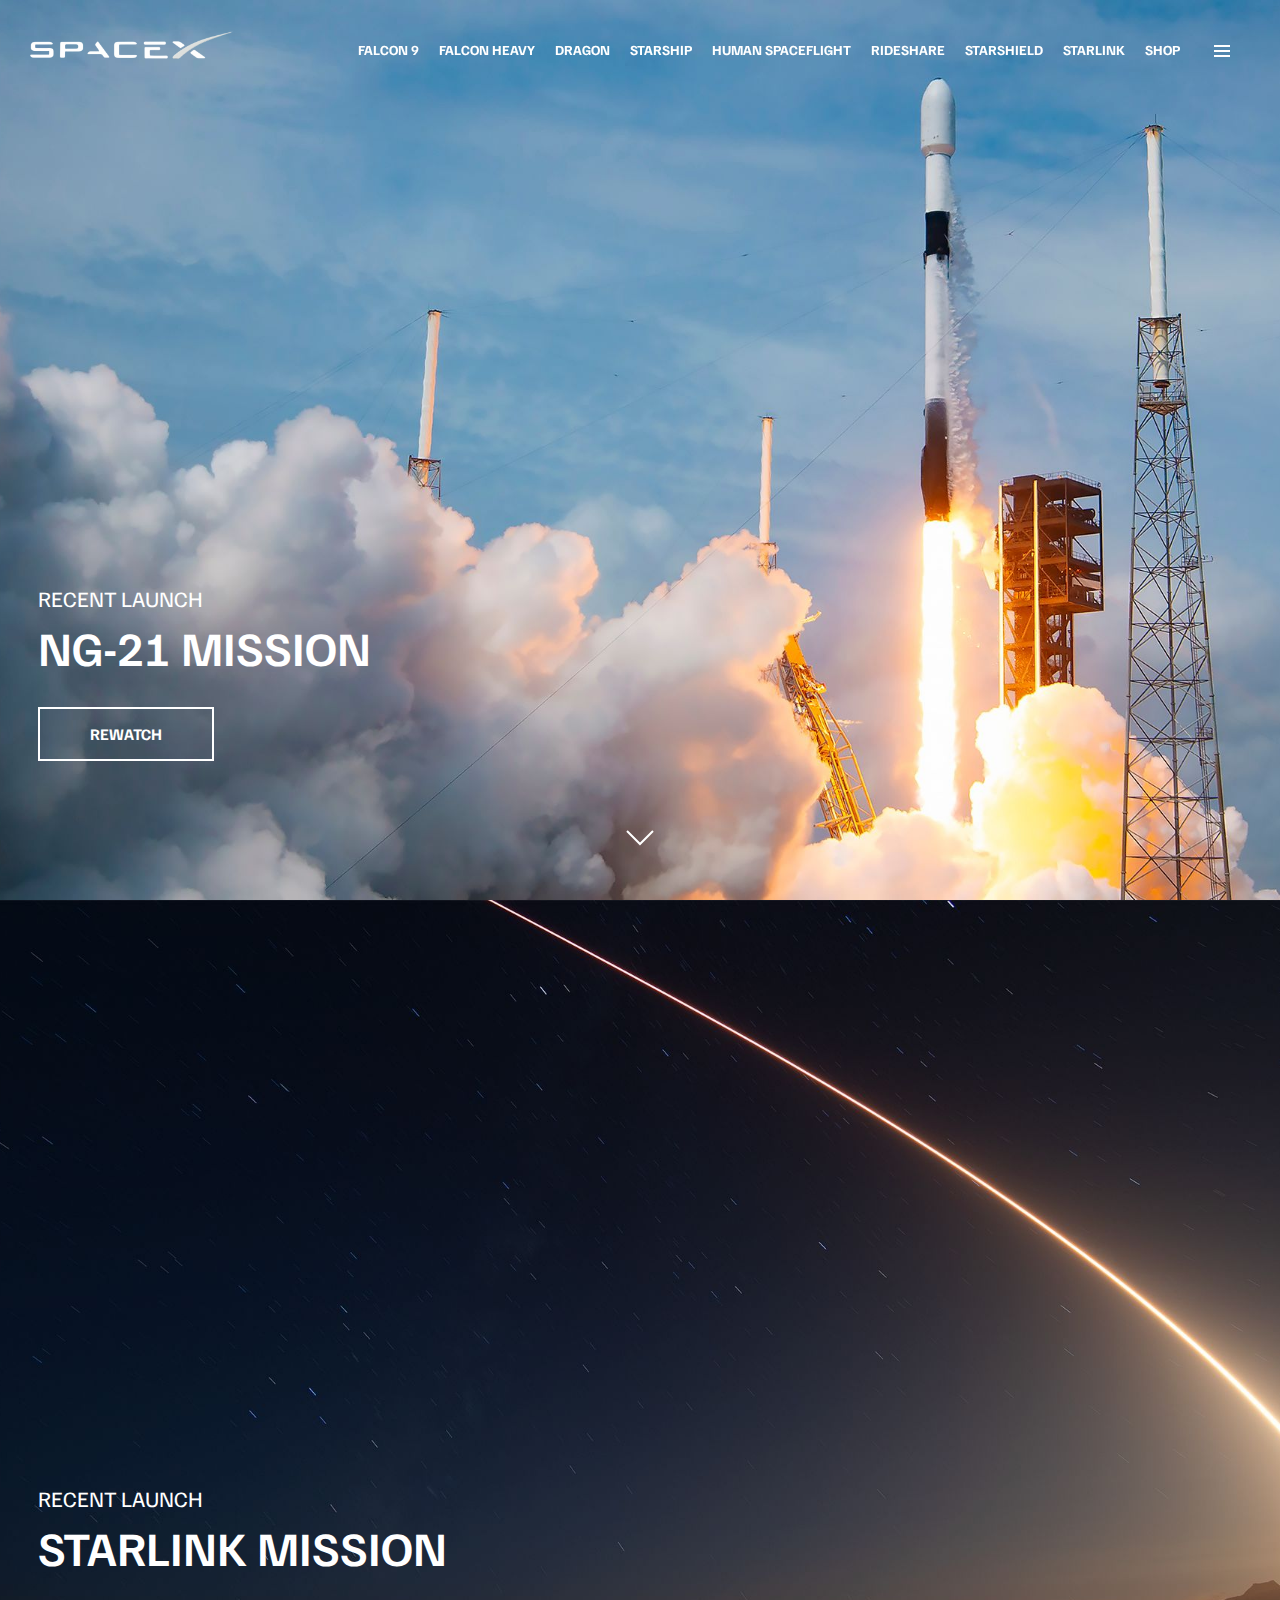
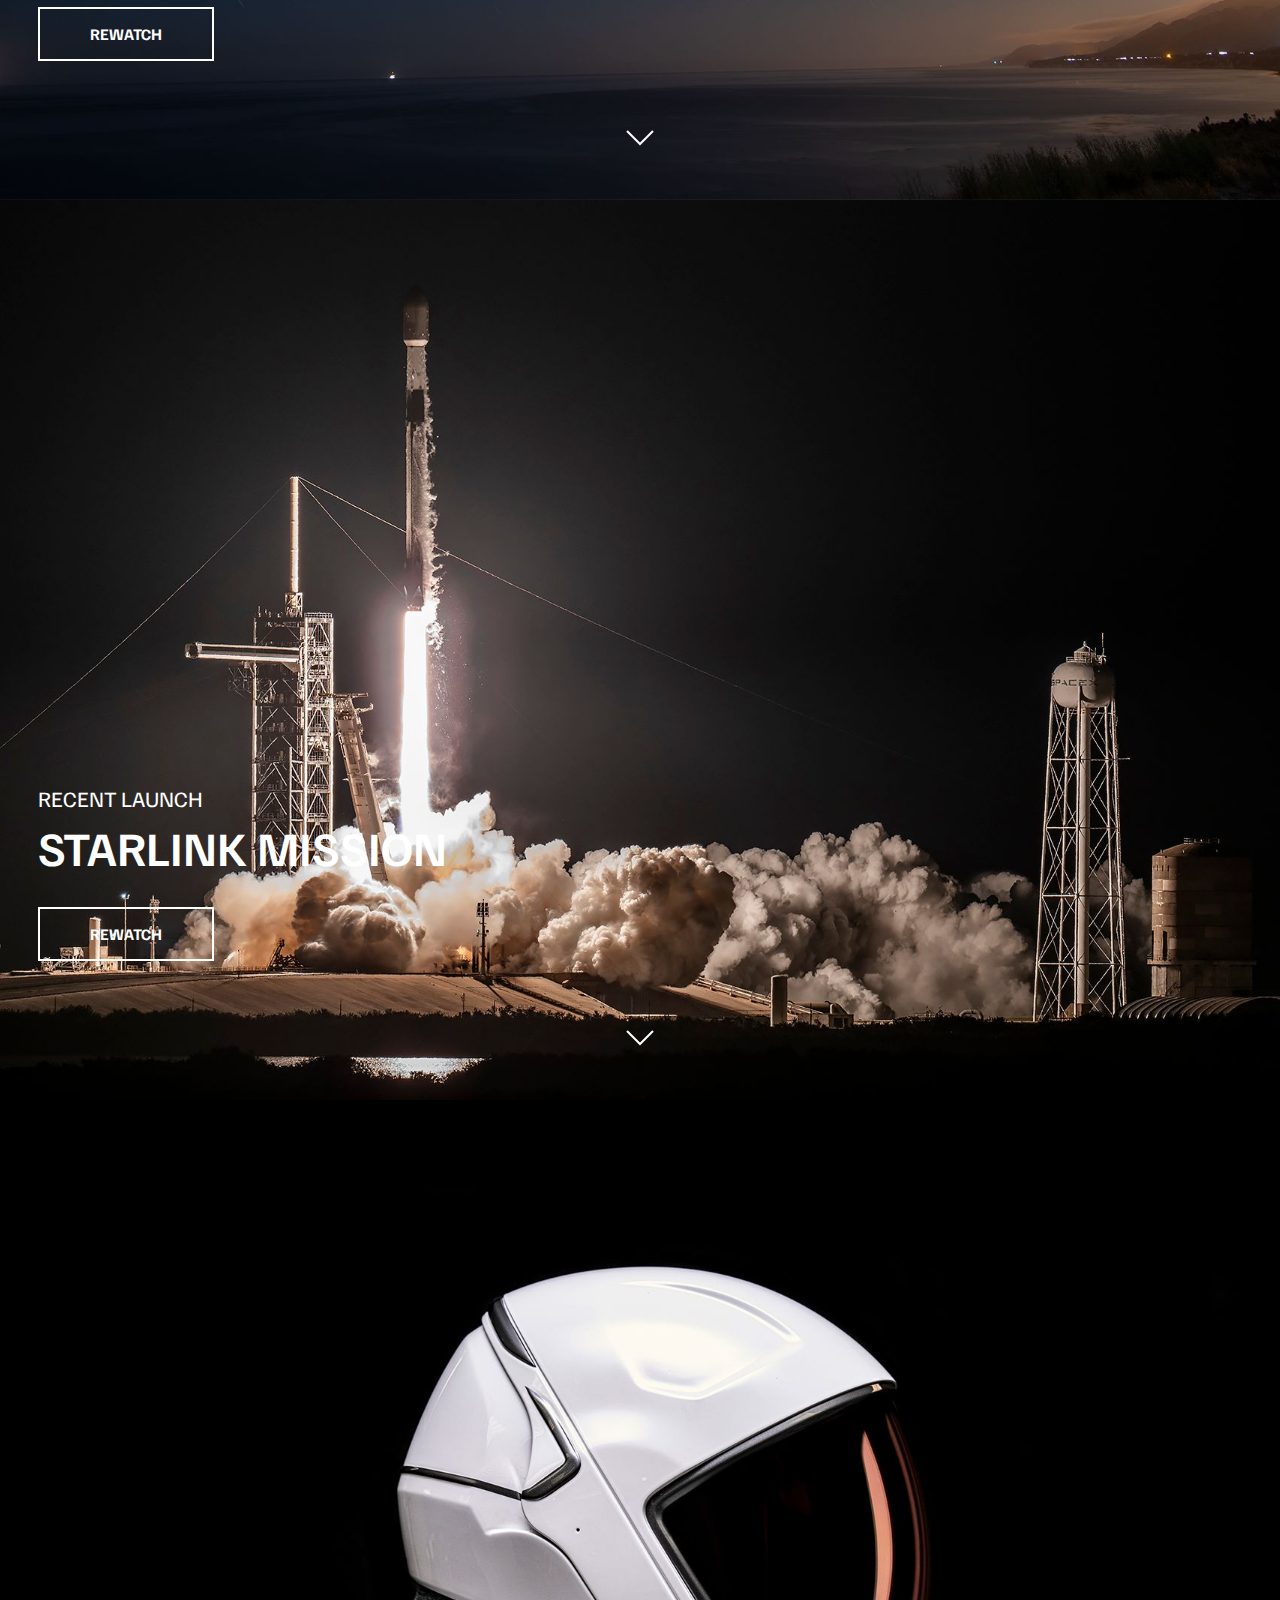
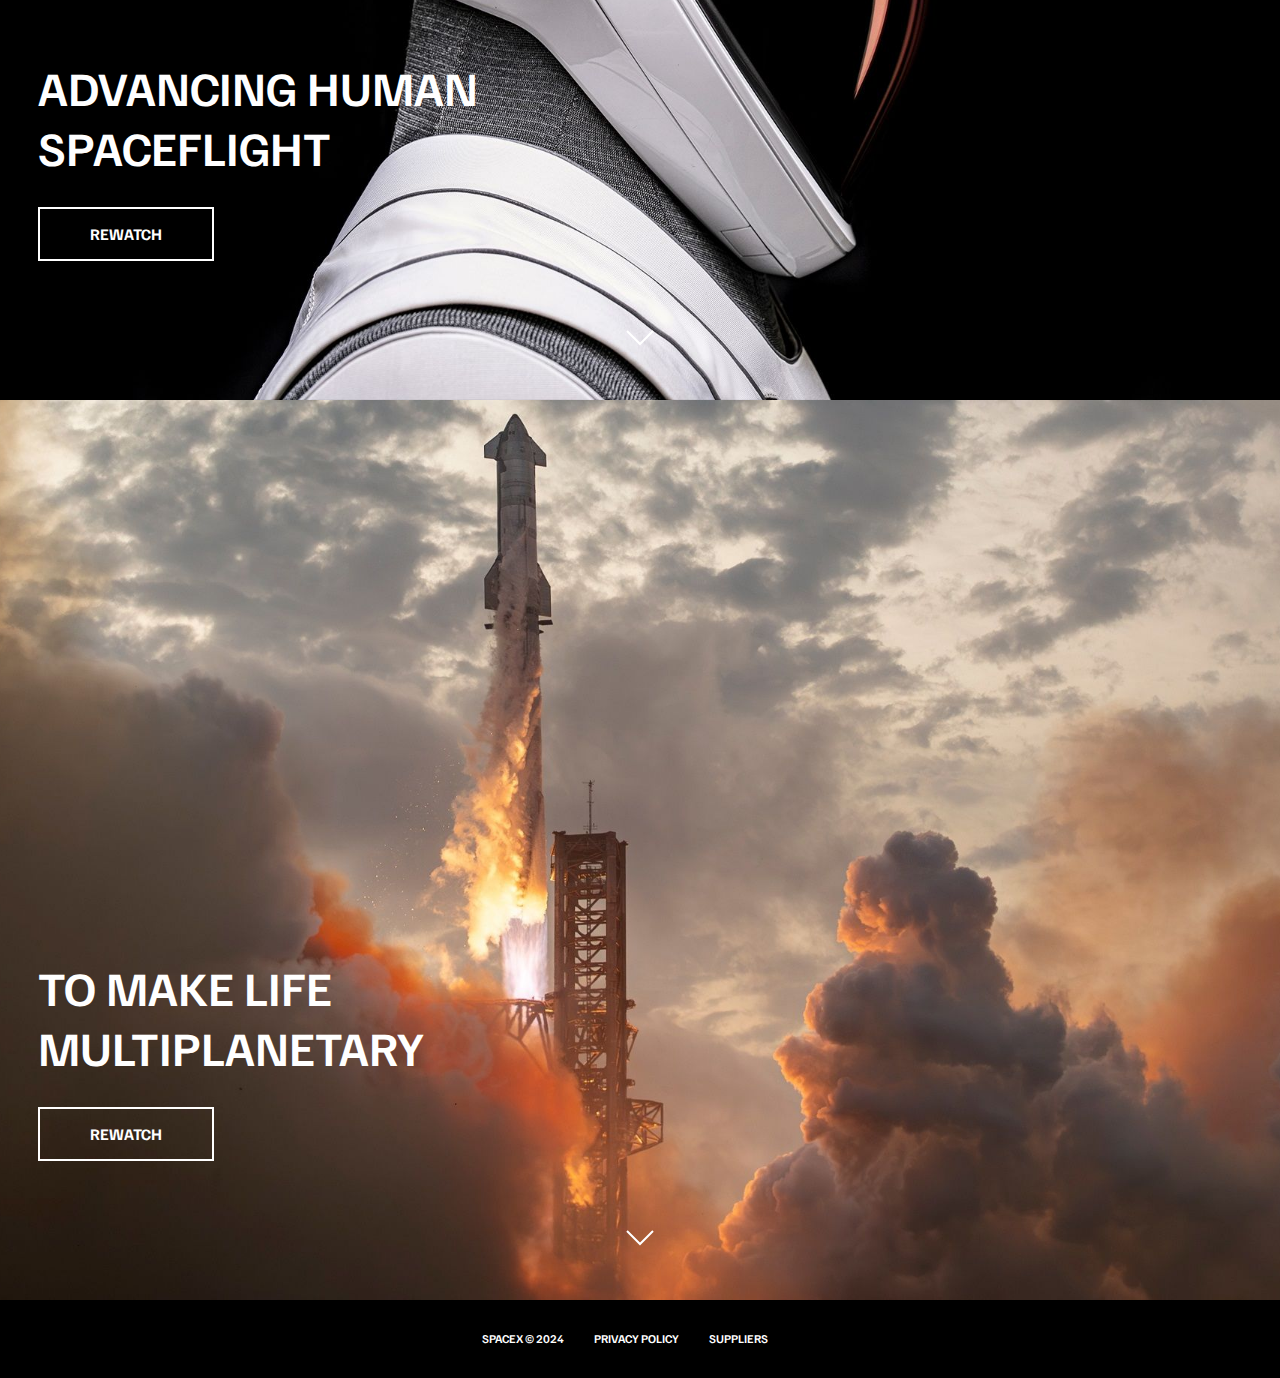
<file: Index.html>
<!DOCTYPE html> 
<html lang="en">
<head>
    <meta charset="UTF-8">
    <meta name="viewport" content="width=device-width, initial-scale=1.0">
    <link rel="stylesheet" href="CSS/style.css">
    <script src="JS/script.js" defer></script>
    <link rel="shortcut icon" href="img2/favicon.ico" type="image/x-icon">
    <title>SpaceX</title>
</head>
<body>
    <div id="overlay"></div>
    <div id="mobile-menu" class="mobile-main-menu">
      <ul>
        <li><a href="#">Mission</a></li>
        <li><a href="#">Launches</a></li>
        <li><a href="#">Careers</a></li>
        <li><a href="#">Updates</a></li>
        <li><a href="#">Shop</a></li>

        <li class="mobile-only"><a href="falcon9.html">Falcon 9</a></li>
        <li class="mobile-only">
          <a href="falcon-heavy.html">Falcon Heavy</a>
        </li>
        <li class="mobile-only"><a href="dragon.html">Dragon</a></li>
        <li class="mobile-only"><a href="#">Starship</a></li>
        <li class="mobile-only"><a href="#">Human Spaceflight</a></li>
        <li class="mobile-only"><a href="#">Rideshare</a></li>
        <li class="mobile-only"><a href="#">Starshield</a></li>
        <li class="mobile-only"><a href="#">Starlink</a></li>

      </ul>
    </div>
    <header class="main-header">
        <div class="logo">
            <a href="Index.html">
                <img src="img/logo.png" alt="SpaceX" />
            </a>
        </div>
        <nav class="desktop-main-menu">
            <ul>
          <li><a href="falcon9.html">Falcon 9</a></li>
          <li><a href="falcon-heavy.html">Falcon Heavy</a></li>
          <li><a href="dragon.html">Dragon</a></li>
          <li><a href="#">Starship</a></li>
          <li><a href="#">Human Spaceflight</a></li>
          <li><a href="#">Rideshare</a></li>
          <li><a href="#">Starshield</a></li>
          <li><a href="#">Starlink</a></li>
          <li><a href="#">Shop</a></li>
            </ul>
        </nav>
    </header>

    <!--Hamburger Menu-->

    <button id="menu-btn" class="hamburger" type="button">
      <span class="hamburger-top"></span>
      <span class="hamburger-middle"></span>
      <span class="hamburger-bottom"></span>
    </button>
    
    <!--Section A-->
    <section class="section-a">
        <div class="section-inner">
            <h4>Recent Launch</h4>
            <h2>Ng-21 mission</h2>
            <a href="#" class="btn">
                <div class="hover"></div>
                <span>Rewatch</span>
            </a>
        </div>

        <div class="scroll-arrow">
            <svg width="30px" height="20px">
              <path
                stroke="#ffffff"
                fill="none"
                stroke-width="2px"
                d="M2.000,5.000 L15.000,18.000 L28.000,5.000 "
              ></path>
            </svg>
          </div>
        </section>
        
    <!--Section B-->
    <section class="section-b">
        <div class="section-inner">
            <h4>Recent Launch</h4>
            <h2>STARLINK MISSION</h2>
            <a href="#" class="btn">
                <div class="hover"></div>
                <span>Rewatch</span>
            </a>
        </div>

        <div class="scroll-arrow">
            <svg width="30px" height="20px">
              <path
                stroke="#ffffff"
                fill="none"
                stroke-width="2px"
                d="M2.000,5.000 L15.000,18.000 L28.000,5.000 "
              ></path>
            </svg>
          </div>       
    </section>

        <!--Section C-->
        <section class="section-c">
            <div class="section-inner">
                <h4>Recent Launch</h4>
                <h2>STARLINK MISSION</h2>
                <a href="#" class="btn">
                    <div class="hover"></div>
                    <span>Rewatch</span>
                </a>
            </div>
    
            <div class="scroll-arrow">
                <svg width="30px" height="20px">
                  <path
                    stroke="#ffffff"
                    fill="none"
                    stroke-width="2px"
                    d="M2.000,5.000 L15.000,18.000 L28.000,5.000 "
                  ></path>
                </svg>
              </div>       
        </section>

        <!--Section D-->
        <section class="section-d">
            <div class="section-inner">
                <h2>ADVANCING HUMAN SPACEFLIGHT</h2>
                <a href="#" class="btn">
                    <div class="hover"></div>
                    <span>Rewatch</span>
                </a>
            </div>
    
            <div class="scroll-arrow">
                <svg width="30px" height="20px">
                  <path
                    stroke="#ffffff"
                    fill="none"
                    stroke-width="2px"
                    d="M2.000,5.000 L15.000,18.000 L28.000,5.000 "
                  ></path>
                </svg>
              </div>       
        </section>

        <!--Section E-->
        <section class="section-e">
            <div class="section-inner">
                <h2>TO MAKE LIFE MULTIPLANETARY</h2>
                <a href="#" class="btn">
                    <div class="hover"></div>
                    <span>Rewatch</span>
                </a>
            </div>
    
            <div class="scroll-arrow">
                <svg width="30px" height="20px">
                  <path
                    stroke="#ffffff"
                    fill="none"
                    stroke-width="2px"
                    d="M2.000,5.000 L15.000,18.000 L28.000,5.000 "
                  ></path>
                </svg>
              </div>       
        </section>
    
    <footer>
        <ul>
            <li>Spacex &copy; 2024</li>
            <li><a href="#">Privacy Policy</a></li>
            <li><a href="#">Suppliers</a></li>
        </ul>
    </footer>

    </body>
</html>
</file>
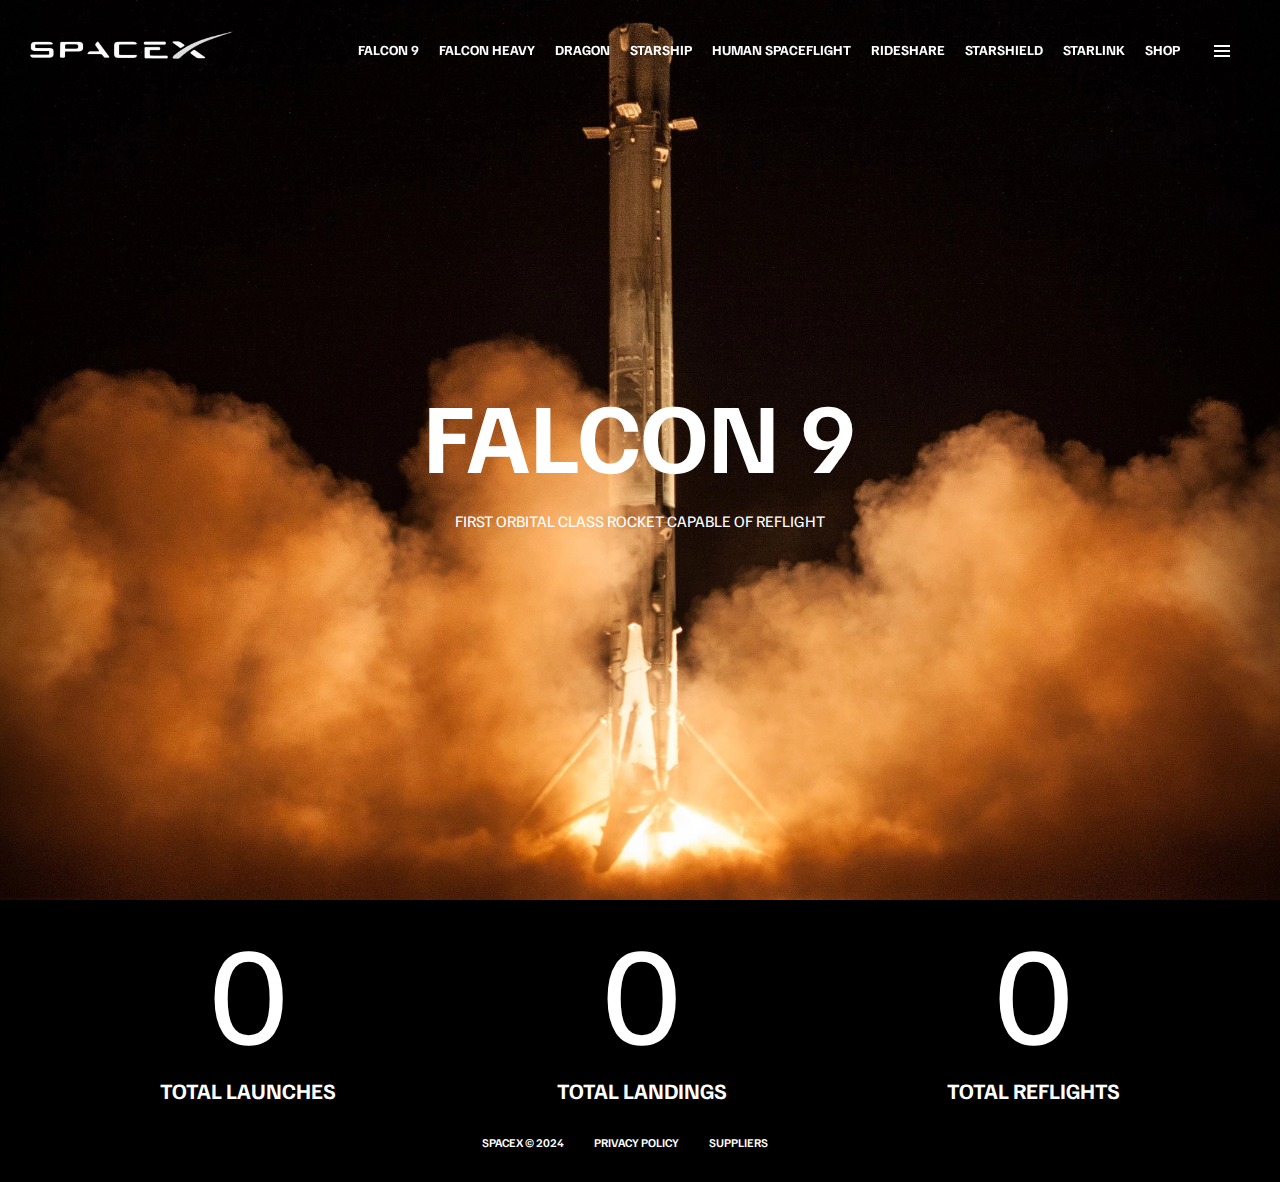
<file: falcon9.html>
<!DOCTYPE html> 
<html lang="en">
<head>
    <meta charset="UTF-8">
    <meta name="viewport" content="width=device-width, initial-scale=1.0">
    <link rel="stylesheet" href="CSS/style.css">
    <script src="JS/script.js" defer></script>
    <link rel="shortcut icon" href="img2/favicon.ico" type="image/x-icon">
    <title>SpaceX-falcon9</title>
</head>
<body>
    <div id="overlay"></div>
    <div id="mobile-menu" class="mobile-main-menu">
      <ul>
        <li><a href="#">Mission</a></li>
        <li><a href="#">Launches</a></li>
        <li><a href="#">Careers</a></li>
        <li><a href="#">Updates</a></li>
        <li><a href="#">Shop</a></li>

        <li class="mobile-only"><a href="falcon9.html">Falcon 9</a></li>
        <li class="mobile-only">
          <a href="falcon-heavy.html">Falcon Heavy</a>
        </li>
        <li class="mobile-only"><a href="dragon.html">Dragon</a></li>
        <li class="mobile-only"><a href="#">Starship</a></li>
        <li class="mobile-only"><a href="#">Human Spaceflight</a></li>
        <li class="mobile-only"><a href="#">Rideshare</a></li>
        <li class="mobile-only"><a href="#">Starshield</a></li>
        <li class="mobile-only"><a href="#">Starlink</a></li>

      </ul>
    </div>
    <header class="main-header">
        <div class="logo">
            <a href="Index.html">
                <img src="img/logo.png" alt="SpaceX" />
            </a>
        </div>
        <nav class="desktop-main-menu">
            <ul>
          <li><a href="falcon9.html">Falcon 9</a></li>
          <li><a href="falcon-heavy.html">Falcon Heavy</a></li>
          <li><a href="dragon.html">Dragon</a></li>
          <li><a href="#">Starship</a></li>
          <li><a href="#">Human Spaceflight</a></li>
          <li><a href="#">Rideshare</a></li>
          <li><a href="#">Starshield</a></li>
          <li><a href="#">Starlink</a></li>
          <li><a href="#">Shop</a></li>
            </ul>
        </nav>
    </header>

    <!--Hamburger Menu-->

    <button id="menu-btn" class="hamburger" type="button">
      <span class="hamburger-top"></span>
      <span class="hamburger-middle"></span>
      <span class="hamburger-bottom"></span>
    </button>

    <section class="section-animate bg-falcon-9"></section>
    <div class="section-inner-center">
      <h3>Falcon 9</h3>
      <p>First orbital class rocket capable of reflight</p>
    </div>

    <div class="stats">
      <div>
        <span class="counter" data-target="358">0</span>
        <h4>Total Launches</h4>
      </div>
      <div>
        <span class="counter" data-target="316">0</span>
        <h4>Total Landings</h4>
      </div>
      <div>
        <span class="counter" data-target="290">0</span>
        <h4>Total Reflights</h4>
      </div>
    </div>
      
    <footer>
        <ul>
            <li>Spacex &copy; 2024</li>
            <li><a href="#">Privacy Policy</a></li>
            <li><a href="#">Suppliers</a></li>
        </ul>
    </footer>

    </body>
</html>
</file>
<file: CSS/style.css>
@import url('https://fonts.googleapis.com/css2?family=Familjen+Grotesk:ital,wght@0,400..700;1,400..700&display=swap');

*, *::before, *::after {
    box-sizing: border-box;
    margin: 0;
    padding: 0;
}

body {
  font-family: 'Familjen Grotesk', sans-serif;
  font-weight: 700;
  background: black;
  color: white;
}

a {
  text-decoration: none;
  color: white;
}

ul {
  list-style: none;
}

/* Header/NavBar */

.main-header {
    position: fixed;
    top: 0;
    left: 0;
    width: 100%;
    z-index: 3;
    display: flex;
    justify-content: space-between;
    align-items: center;
    text-transform: uppercase;
    height: 100px;
    padding: 0 30px;
    font-size: 14px;
}

/* Logo */

.logo {
    width: 210px;
    height: auto;
}

.logo img {
    display: block;
    width: 100%;
    height: auto;
}

/*Destop Menu*/

.desktop-main-menu {
    margin-right: 50px;
}

.desktop-main-menu ul {
    display: flex;
}

.desktop-main-menu ul li {
    position: relative;
    margin-right: 20px;
    margin-bottom: 2px;
}

.desktop-main-menu ul li a::after {
    content: '';
    position: absolute;
    bottom: 0px;
    left: 0;
    width: 100%;
    height: 1px;
    background: white;
    transform: scaleX(0);
    transition: transform 0.6s cubic-bezier(0.19, 1, 0.22, 1);
    transform-origin: right center;
}

.desktop-main-menu ul li a:hover::after {
    transform: scaleX(1);
    transform-origin: left center;
    transition-duration: 0.4s;
}


/* Sections */

section {
    position: relative;
    height: 100vh;
    background-position: center center;
    background-repeat: no-repeat;
    background-size: cover;
    text-transform: uppercase;   
}

.section-inner {
    position: absolute;
    bottom: 15%;
    left: 38px;
    max-width: 520px;
    text-align: left;
}

.section-inner h4 {
    font-size: 22px;
    margin-bottom: 5px;
    font-weight: 300;
    animation: fadeInUp 0.5s ease-in-out;
}

.section-inner h2 {
    font-size: 48px;
    margin-bottom: 20px;
    font-weight: 600;
    animation: fadeInUp 0.5s ease-in-out 0.2s;
    animation-fill-mode: both; /* Stop showing from the beginning */
}

.section-inner a {
    animation: fadeInUp 0.5s ease-in-out 0.4s;
    animation-fill-mode: both; /* Stop showing from the beginning */
}

/* Background image */
.section-a {
    background-image: url('../img2/Cygnus_NG_21_outsidetower_IMG_6812_desktop_6a64705265.jpg');
}

.section-b {
    background-image: url('../img2/Starlink_G9_4_Gaviota_Streak_11mm_0224_Desktop_05758b96b2.jpg');
}

.section-c {
    background-image: url('../img2/Star10_9_072724_DSC_2314_desktop_fc0c0ddf01.jpg');
}

.section-d {
    background-image: url('../img2/Eva_Suit_Desktop_alternate_1cf9bae18e.jpg');
}

.section-e {
    background-image: url('../img2/make_life_multiplanetary_desktop_3fa7cff73c.jpg');
}

.btn {
    position: relative;
    display: inline-block;
    cursor: pointer;
    text-align: center;
    min-width: 130px;
    padding: 15px 50px;
    margin-top: 10px;
    border: 2px solid #fff;
    text-transform: uppercase;
    font-weight: bold;
    overflow: hidden;
    z-index: 2;

  }

  .btn:hover span{
    color: #000;
  }

  .btn .hover {
    position: absolute;
    top: 0;
    left: 0;
    width: 100%;
    height: 100%;
    background-color: #fff;
    z-index: -1;
    transform: translateY(100%);
    transition: transform 0.6s cubic-bezier(0.19, 1, 0.22, 1);
  }

  .btn:hover .hover {
    transform: translateY(0);
  }

  .scroll-arrow {
    position: absolute;
    bottom: 50px;
    left: 50%;
    transform: translateX(-50%);
    animation: fadeBounce 5s infinite;
  }

  /* Footer */

  footer {
    position: relative;
    padding: 24.1px 0;
  }

  footer span {
    font-size: 12px;
    margin: 0 20px;
}
  
  footer ul {
    display: flex;
    justify-content: center;
    align-items: center;
    flex-wrap: wrap;
  }
  
  footer ul li {
    margin-right: 30px;
    /*color: #aaa;*/
    text-transform: uppercase;
    font-weight: 600;
    font-size: 12px;
    line-height: 2.5;
  }
  
  footer ul li a {
    color: #fff;
    transition: color 0.6s;
  }
  
  footer ul li a:hover {
    color: #aaa;
  }


  /* Hamburger Menu */
  .hamburger {
    position: fixed;
    top: 45px;
    right: 50px;
    z-index: 55;
    cursor: pointer;
    width: 16px;
    height: 16px;
    background: none;
    border: none;
  }
  

  .hamburger-top,
  .hamburger-middle,
  .hamburger-bottom {
    position: absolute;
    width: 16px;
    height: 2px;
    top: 0;
    left: 0;
    background: #fff;
    transition: all 0.5s;
  }
  
  .hamburger-middle {
    transform: translateY(5px);
  }
  
  .hamburger-bottom {
    transform: translateY(10px);
  }
  
  /* Transition hamburger to X when open */
  .open {
    transform: rotate(90deg);
  }
  
  .open .hamburger-top {
    transform: rotate(45deg) translateY(6px) translateX(6px);
  }
  
  .open .hamburger-middle {
    display: none;
  }
  
  .open .hamburger-bottom {
    transform: rotate(-45deg) translateY(6px) translateX(-6px);
  }
 
  /* Overlay Open*/

  .overlay-open { 

    position: fixed;
    top: 0;
    left: 0;
    width: 100%;
    height: 100%;
    background-color: rgba(0, 0, 0, 0.5);
    z-index: 3;
  }

/* Hide mobile menu */

.mobile-only {
    display: none;
}

/* Mobile Menu */
.mobile-main-menu {
  position: fixed;
  top: 0;
  right: 0;
  width: 350px;
  height: 100%;
  background: #000;
  z-index: 4;
  display: flex;
  flex-direction: column-reverse;
  align-items: center;
  justify-content: flex-end;
  transform: translateX(100%);
  transition: transform 0.6s cubic-bezier(0.19, 1, 0.22, 1);
  padding-top: 20px;
}

.show-menu {
  transform: translateX(0); 
}

.mobile-main-menu ul {
  display: flex;
  flex-direction: column;
  align-items: center;
  justify-content: center;
  position: relative;
  top: 60px;
  width: 250px;
}

.mobile-main-menu ul li {
  margin-bottom: 10px;
  font-size: 16px;
  font-style: normal;
  text-transform: uppercase;
  font-weight: 400;
  border-bottom: 1pt solid #252525;
  width: 100%;
  text-align: right;
  padding-bottom: 8px;
}

.mobile-main-menu ul li a {
  color: #fff;
  transition: 0.6s;
}

.mobile-main-menu ul li a:hover {
  color: #aaa;
}



/* Stop scrolling when overlay is open */

  .no-scroll {
    overflow: hidden;
  }

  /* inner section */
  .bg-falcon-9 {
    background-image: url('../img/falcon-9.webp');
  }

.section-animate {
    animation: fadeIn 2s ease-in-out;
}

.section-inner-center
{
    position: absolute;
    top: 50%;
    left: 50%;
    transform: translate(-50%, -50%);
    text-align: center;
    text-transform: uppercase;
    width: 90%;
    max-width: 960px;

}

.section-inner-center h3 {
    font-size: 100px;
    margin-bottom: 15px;
    animation: fadeInUp 0.5s ease-in-out 0.2s;
}

.section-inner-center p {
  font-size: 16px;
  font-weight: 400;
  animation: fadeInUp 0.5s ease-in-out 0.4s;
  animation-fill-mode: both; /* Stop showing from the beginning */
}

/*stats section*/

.stats {
  max-width: 960px;
  margin: 0 auto;
  display: flex;
  align-items: center;
  justify-content: space-between;
  text-align: center;
  text-transform: uppercase;
  font-size: 22px;
}

.stats div span {
  font-size: 140px;
  font-weight: 400;
}




  /*Animation*/

  @keyframes fadeInUp {
    0% {
      opacity: 0;
      transform: translateY(140px);
      
    }
    100% {
      opacity: 1;
        transform: translateY(0);
      
    }
  }

  @keyframes fadeIn {
    0% {
      opacity: 0;
      
    }
    100% {
      opacity: 1;
      
    }
  }

    @keyframes fadeBounce {
        0%,
        20%,
        50%,
        80%,
        100% {
            opacity: 0;
            transform: translateY(-20px);
        }

        40% {
            opacity: 1;
            transform: translateY(0);
        }
    }

   
    /* Media Queries */

    @media (max-width: 960px) {
        /* Hide Desktop Menu */
        .desktop-main-menu {
            display: none;
        }

        /* Show Mobile Menu */
        .mobile-only {
            display: block;
        }

        .section-inner-center h3 {
          font-size: 75px;
        }
    }

    @media screen and (max-width: 600px) {
      .section-inner {
        bottom: 75px;
        left: 20px;
      }
    
      .section-inner h2 {
        font-size: 40px;
      }
    
      footer ul li:first-child {
        position: absolute;
        top: 30px;
        left: 50%;
        transform: translate(-50%, -50%);
      }
    
      footer ul li {
        margin-right: 15px;
      }
    
      .logo {
        width: 150px;
        margin: auto;
      }
    
      .section-inner-center h3 {
        font-size: 50px;
      }
    
      /* Stats */
      .stats {
        flex-direction: column;
      }
    
      .stats div {
        margin-bottom: 20px;
      }

      .section-a {
        background-image: url('../img2/Cygnus_NG_21_outsidesouthtwr_IMG_3561_mobile_c7ec437951.jpg');
    }
    
    .section-b {
        background-image: url('../img2/Starlink_G9_4_Gaviota_Streak_11mm_0224_Mobile_e19434103c.jpg');
    }
    
    .section-c {
        background-image: url('../img2/Star10_9_072724_DSC_2319_mobile_f7e3e291bc.jpg');
    }
    
    .section-d {
        background-image: url('../img2/Eva_Suit_Mobile_16512413e5.jpg');
    }
    
    .section-e {
        background-image: url('../img2/make_life_multiplanetary_mobile_270364788f.jpg');
    }

    }
</file>
